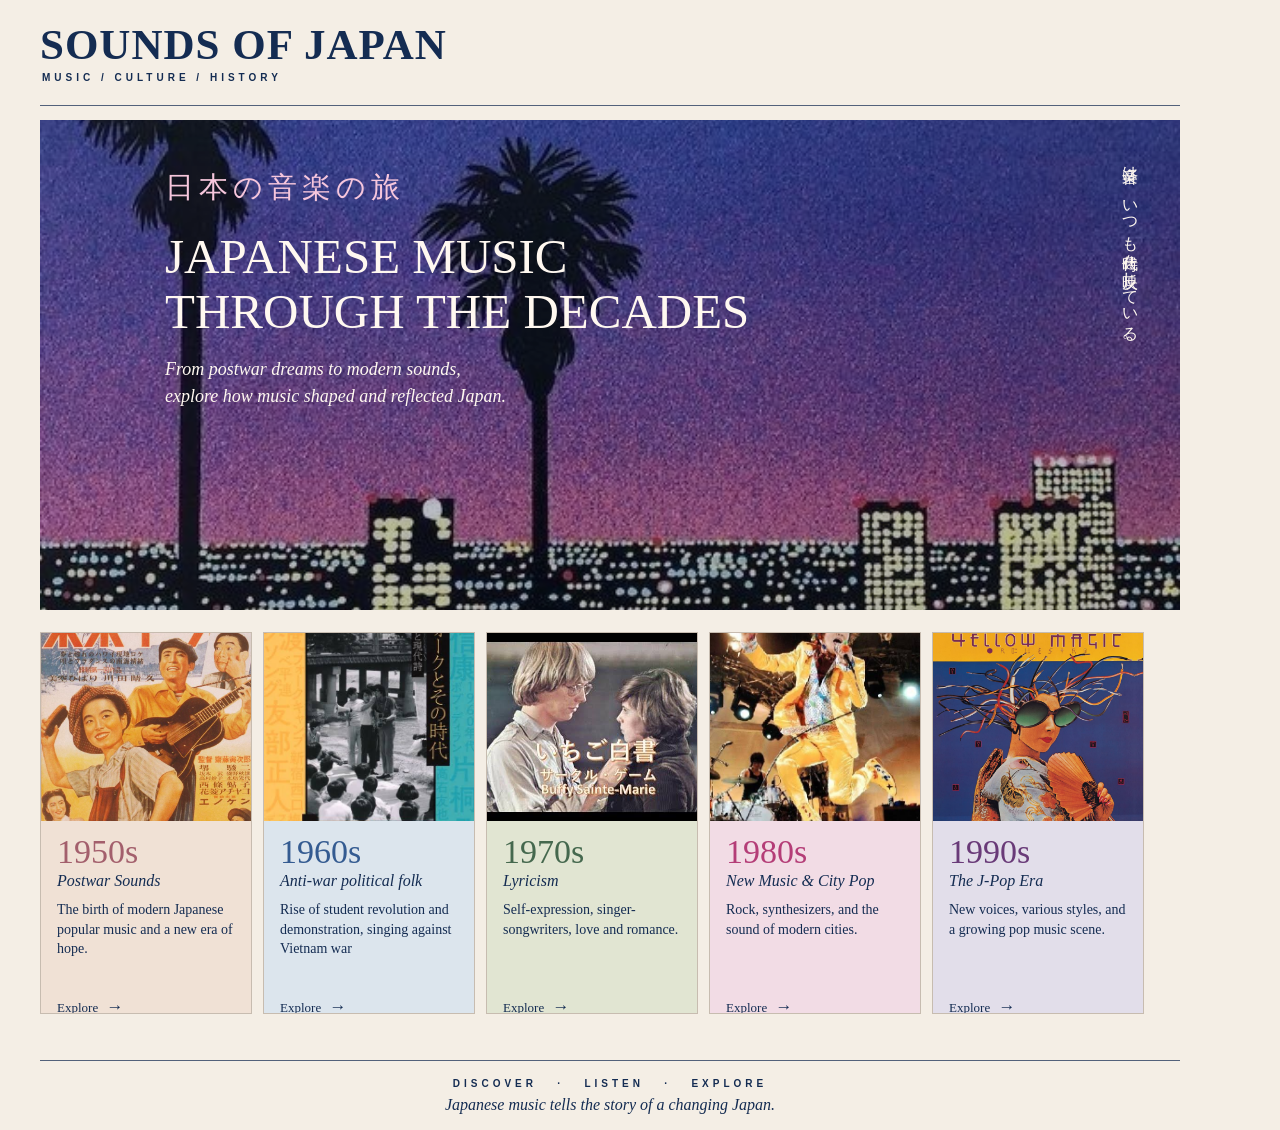
<file: index.html>
<!DOCTYPE html>
<html lang="en">
<head>
    <meta charset="UTF-8">
    <title>Sounds of Japan</title>
    <link rel="stylesheet" href="style2.css">
</head>
<body>
    <div class="page">

        <header class="site-header">
            <h1>SOUNDS OF JAPAN</h1>
            <p class="header-subtitle">MUSIC / CULTURE / HISTORY</p>
        </header>

        <main>
            <section class="hero">
                <img class="hero-image" src="background.jpg" alt="A Japanese city at sunset">
                <div class="hero-shade"></div>
                <div class="hero-copy">
                    <p class="japanese-kicker">日本の音楽の旅</p>
                    <h2>JAPANESE MUSIC<br>THROUGH THE DECADES</h2>
                    <p class="hero-description">
                        From postwar dreams to modern sounds,<br>
                        explore how music shaped and reflected Japan.
                    </p>
                </div>
                <p class="hero-side-note">音楽は、いつも時代を反映している。</p>
            </section>

            <section class="decades" aria-label="Explore Japanese music by decade">
                <article class="decade-card card-1950">
                    <img src="1950.jpg" alt="Japanese popular music in the 1950s">
                    <div class="card-copy">
                        <h3>1950s</h3>
                        <h4>Postwar Sounds</h4>
                        <p>The birth of modern Japanese popular music and a new era of hope.</p>
                        <a href="1950.jpg">Explore <span>→</span></a>
                    </div>
                </article>

                <article class="decade-card card-1960">
                    <img src="1960.jpeg" alt="Japanese rock musicians in the 1960s">
                    <div class="card-copy">
                        <h3>1960s</h3>
                        <h4>Anti-war political folk</h4>
                        <p>Rise of student revolution and demonstration, singing against Vietnam war</p>
                        <a href="1960.jpeg">Explore <span>→</span></a>
                    </div>
                </article>

                <article class="decade-card card-1970">
                    <img src="1970.jpeg" alt="A Japanese singer-songwriter performing in the 1970s">
                    <div class="card-copy">
                        <h3>1970s</h3>
                        <h4>Lyricism</h4>
                        <p>Self-expression, singer-songwriters, love and romance.</p>
                        <a href="1970.jpeg">Explore <span>→</span></a>
                    </div>
                </article>

                <article class="decade-card card-1980">
                    <img src="1980.jpeg" alt="City pop-inspired Japanese city scene">
                    <div class="card-copy">
                        <h3>1980s</h3>
                        <h4>New Music &amp; City Pop</h4>
                        <p>Rock, synthesizers, and the sound of modern cities.</p>
                        <a href="1980.jpeg">Explore <span>→</span></a>
                    </div>
                </article>

                <article class="decade-card card-1990">
                    <img src="1990.jpg" alt="Japanese pop music in the 1990s">
                    <div class="card-copy">
                        <h3>1990s</h3>
                        <h4>The J-Pop Era</h4>
                        <p>New voices, various styles, and a growing pop music scene.</p>
                        <a href="1990.jpg">Explore <span>→</span></a>
                    </div>
                </article>
            </section>
        </main>

        <footer class="site-footer">
            <p class="footer-kicker">DISCOVER &nbsp; · &nbsp; LISTEN &nbsp; · &nbsp; EXPLORE</p>
            <p class="footer-tagline">Japanese music tells the story of a changing Japan.</p>
        </footer>

    </div>
</body>
</html>
</file>
<file: style2.css>
/* Basic page setup */
* {
    box-sizing: border-box;
}

body {
    margin: 0;
    background-color: #f4eee5;
    color: #142c52;
    font-family: Georgia, "Times New Roman", serif;
}

.page {
    position: relative;
    width: 1200px;
    height: 1100px;
    margin: 0 auto;
    padding: 0;
}

/* Site title */
.site-header {
    position: absolute;
    top: 24px;
    left: 0;
    width: 1140px;
    height: 82px;
    border-bottom: 1px solid #52617a;
}

.site-header h1 {
    position: absolute;
    top: -4px;
    left: 0;
    margin: 0;
    font-size: 43px;
    letter-spacing: 1px;
    font-weight: bold;
}

.header-subtitle {
    position: absolute;
    top: 48px;
    left: 2px;
    margin: 0;
    font-family: Arial, sans-serif;
    font-size: 10px;
    font-weight: bold;
    letter-spacing: 4px;
}

/* Main hero image */
.hero {
    position: absolute;
    top: 120px;
    left: 0;
    width: 1140px;
    height: 490px;
    overflow: hidden;
    background-color: #3a4268;
}

.hero-image {
    position: absolute;
    top: 0;
    left: 0;
    width: 1140px;
    height: 490px;
    object-fit: cover;
}

.hero-shade {
    position: absolute;
    top: 0;
    left: 0;
    width: 1140px;
    height: 490px;
    background-color: rgba(12, 20, 53, 0.28);
}

.hero-copy {
    position: absolute;
    top: 48px;
    left: 125px;
    width: 720px;
    color: #fff8f0;
}

.japanese-kicker {
    margin: 0 0 22px 0;
    color: #f6c6dc;
    font-size: 29px;
    letter-spacing: 5px;
}

.hero-copy h2 {
    margin: 0;
    font-size: 49px;
    line-height: 1.12;
    font-weight: normal;
}

.hero-description {
    margin-top: 16px;
    font-size: 18px;
    line-height: 1.5;
    font-style: italic;
}

.hero-side-note {
    position: absolute;
    top: 35px;
    left: 1075px;
    width: 28px;
    margin: 0;
    color: #fff8f0;
    font-size: 16px;
    line-height: 1.6;
    writing-mode: vertical-rl;
}

/* Five decade cards */
.decades {
    position: absolute;
    top: 632px;
    left: 0;
    width: 1140px;
    height: 408px;
}

.decade-card {
    position: absolute;
    top: 0;
    width: 212px;
    height: 382px;
    border: 1px solid #c7bcb0;
    overflow: hidden;
}

.card-1950 { left: 0; background-color: #f0e1d5; }
.card-1960 { left: 223px; background-color: #dce5ed; }
.card-1970 { left: 446px; background-color: #e1e5d2; }
.card-1980 { left: 669px; background-color: #f2dce5; }
.card-1990 { left: 892px; background-color: #e2deea; }

.decade-card img {
    position: absolute;
    top: 0;
    left: 0;
    width: 210px;
    height: 188px;
    object-fit: cover;
}

.card-copy {
    position: absolute;
    top: 188px;
    left: 0;
    width: 210px;
    height: 192px;
    padding: 12px 16px;
}

.card-copy h3 {
    margin: 0;
    font-size: 34px;
    font-weight: normal;
}

.card-1950 h3 { color: #a35f6c; }
.card-1960 h3 { color: #345b91; }
.card-1970 h3 { color: #45684e; }
.card-1980 h3 { color: #b43d77; }
.card-1990 h3 { color: #693a78; }

.card-copy h4 {
    margin: 1px 0 10px 0;
    font-size: 16px;
    font-weight: normal;
    font-style: italic;
    white-space: nowrap;
}

.card-copy p {
    margin: 0;
    font-size: 14px;
    line-height: 1.4;
}

.card-copy a {
    position: absolute;
    left: 16px;
    top: 176px;
    color: #142c52;
    font-size: 13px;
    text-decoration: none;
}

.card-copy a span {
    margin-left: 5px;
    font-size: 17px;
}

/* Footer tagline */
.site-footer {
    position: absolute;
    top: 1060px;
    left: 0;
    width: 1140px;
    height: 70px;
    border-top: 1px solid #52617a;
    text-align: center;
}

.footer-kicker {
    margin-top: 17px;
    margin-bottom: 7px;
    font-family: Arial, sans-serif;
    font-size: 10px;
    font-weight: bold;
    letter-spacing: 4px;
}

.footer-tagline {
    margin: 0;
    font-size: 16px;
    font-style: italic;
}
</file>
